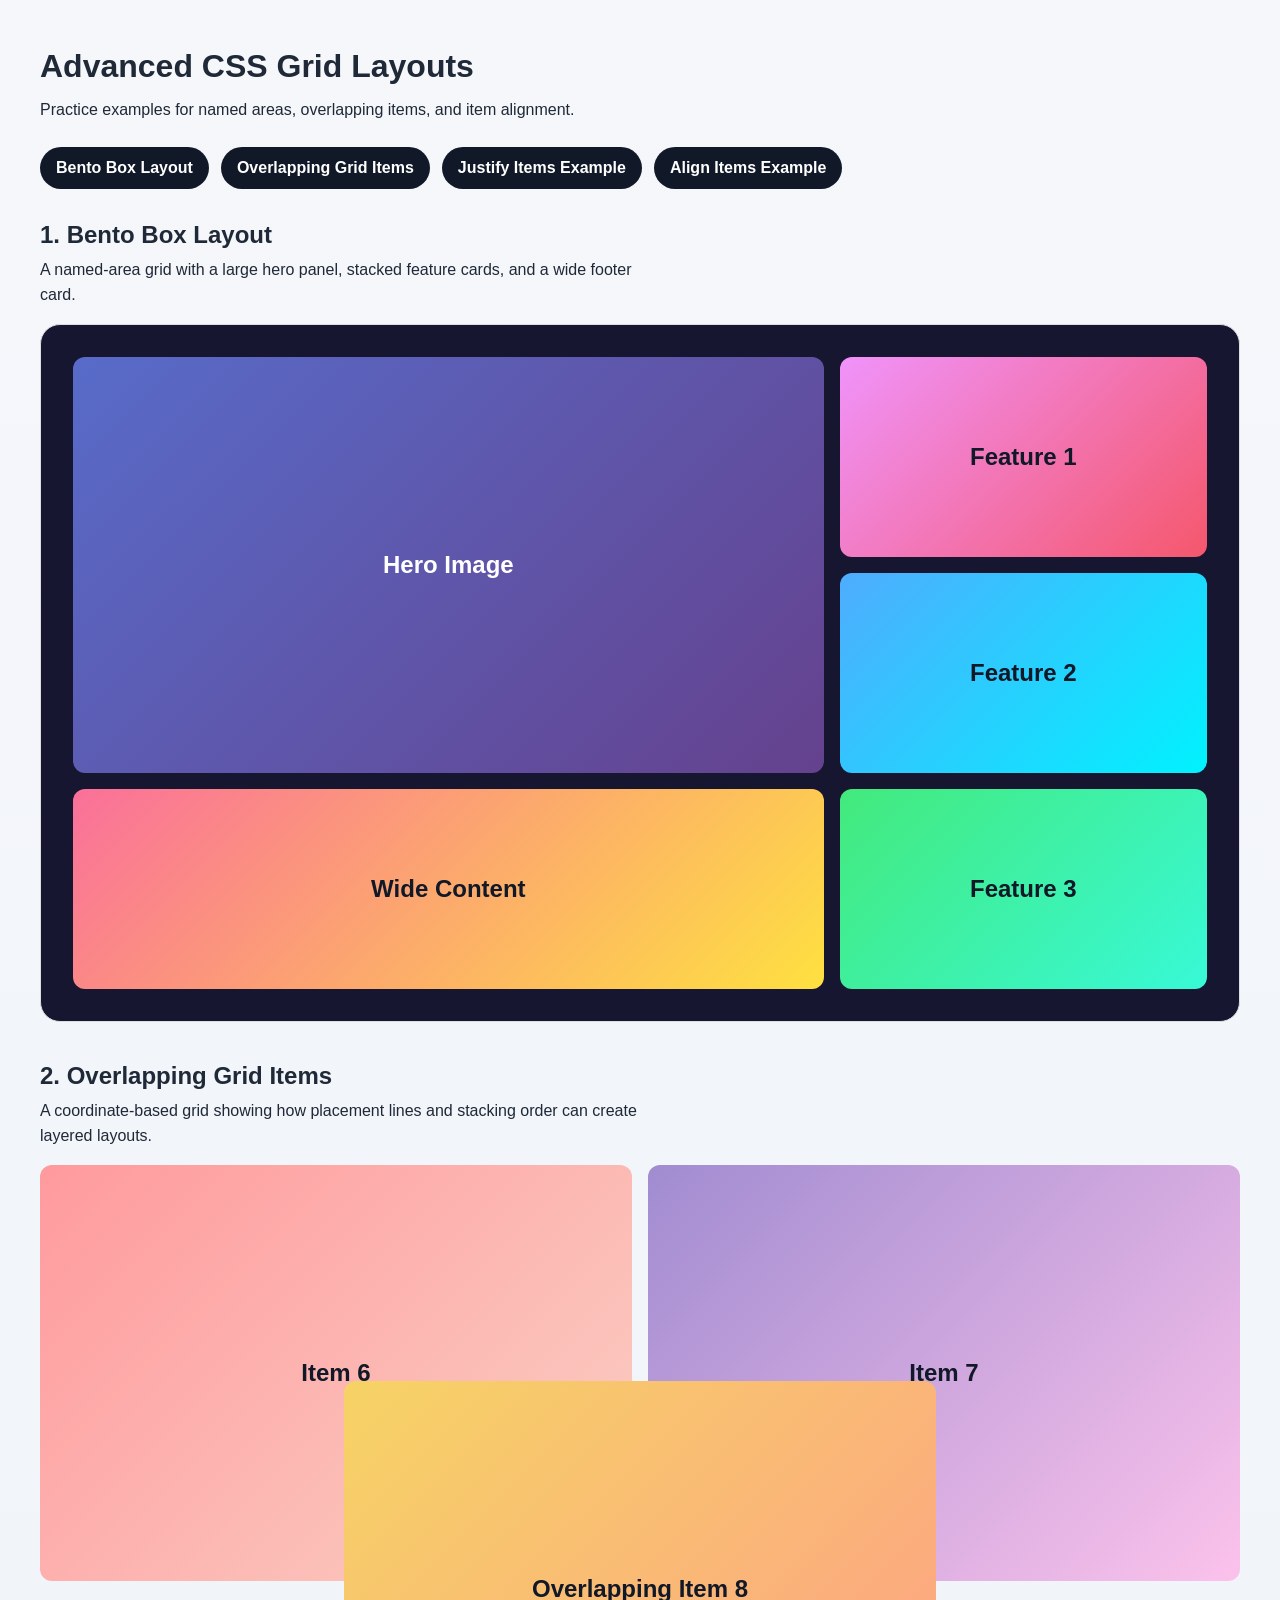
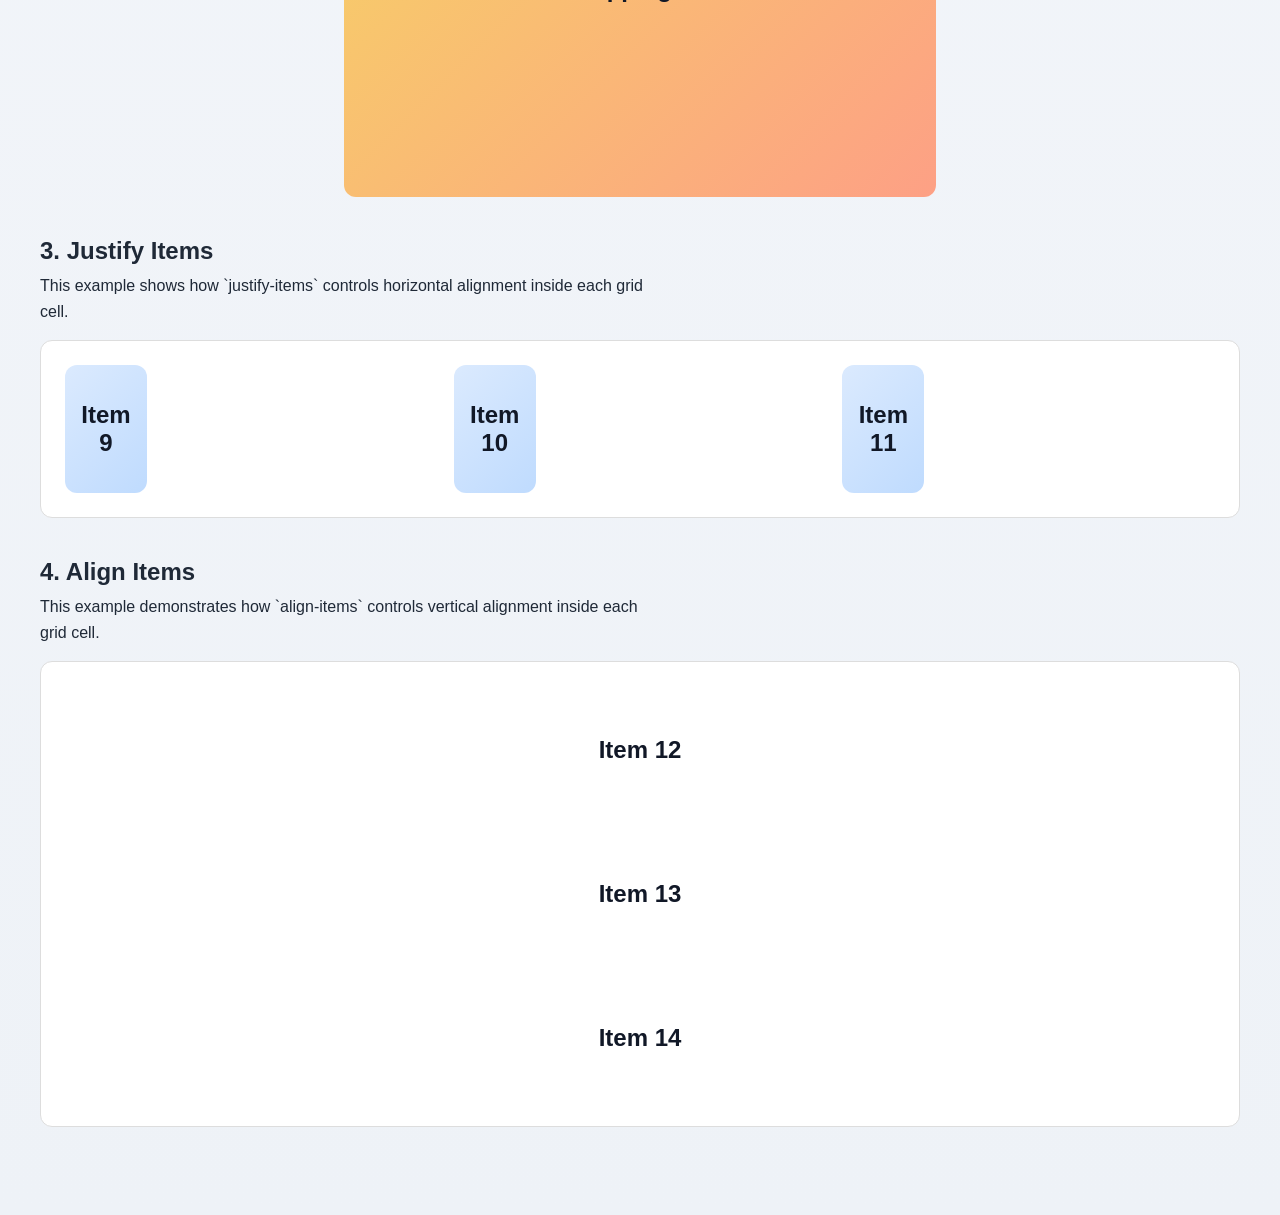
<file: index.html>
<!DOCTYPE html>
<html lang="en">
<head>
    <meta charset="UTF-8">
    <meta name="viewport" content="width=device-width, initial-scale=1.0">
    <title>Codecademy Advanced CSS Grid - Bento Box Layout</title>
    <link rel="stylesheet" href="style.css">
</head>
<body>
    <header class="page-header">
        <h1>Advanced CSS Grid Layouts</h1>
        <p>Practice examples for named areas, overlapping items, and item alignment.</p>
        <nav class="page-nav" aria-label="Example navigation">
            <a href="#bento-layout">Bento Box Layout</a>
            <a href="#overlapping-layout">Overlapping Grid Items</a>
            <a href="#justify-items">Justify Items Example</a>
            <a href="#align-items">Align Items Example</a>
        </nav>
    </header>

    <main class="page-content">
        <section class="demo-section" id="bento-layout" aria-labelledby="bento-title">
            <div class="section-heading">
                <h2 id="bento-title">1. Bento Box Layout</h2>
                <p>A named-area grid with a large hero panel, stacked feature cards, and a wide footer card.</p>
            </div>
            <div class="bento-container">
                <div class="item item-1">Hero Image</div>
                <div class="item item-2">Feature 1</div>
                <div class="item item-3">Feature 2</div>
                <div class="item item-4">Feature 3</div>
                <div class="item item-5">Wide Content</div>
            </div>
        </section>

        <section class="demo-section" id="overlapping-layout" aria-labelledby="overlap-title">
            <div class="section-heading">
                <h2 id="overlap-title">2. Overlapping Grid Items</h2>
                <p>A coordinate-based grid showing how placement lines and stacking order can create layered layouts.</p>
            </div>
            <div class="overlapping-container">
                <div class="item item-6">Item 6</div>
                <div class="item item-7">Item 7</div>
                <div class="item item-8">Overlapping Item 8</div>
            </div>
        </section>

        <section class="demo-section" id="justify-items" aria-labelledby="justify-title">
            <div class="section-heading">
                <h2 id="justify-title">3. Justify Items</h2>
                <p>This example shows how `justify-items` controls horizontal alignment inside each grid cell.</p>
            </div>
            <div class="justified-container">
                <div class="item item-9">Item 9</div>
                <div class="item item-10">Item 10</div>
                <div class="item item-11">Item 11</div>
            </div>
        </section>

        <section class="demo-section" id="align-items" aria-labelledby="align-title">
            <div class="section-heading">
                <h2 id="align-title">4. Align Items</h2>
                <p>This example demonstrates how `align-items` controls vertical alignment inside each grid cell.</p>
            </div>
            <div class="aligned-container">
                <div class="item item-12">Item 12</div>
                <div class="item item-13">Item 13</div>
                <div class="item item-14">Item 14</div>
            </div>
        </section>
    </main>
</body>
</html>
</file>
<file: style.css>
/* Bento Box Layout - CSS Grid Template Areas Example */

body {
    font-family: -apple-system, BlinkMacSystemFont, 'Segoe UI', Roboto, Oxygen, Ubuntu, Cantarell, sans-serif;
    margin: 0;
    padding: 0;
    background: linear-gradient(180deg, #f5f7fb 0%, #eef2f7 100%);
    color: #1f2937;
}

.page-header,
.page-content {
    width: min(1200px, calc(100% - 2rem));
    margin: 0 auto;
}

.page-header {
    padding: 3rem 0 2rem;
}

.page-header h1 {
    margin: 0 0 0.75rem;
}

.page-header p {
    margin: 0;
    max-width: 70ch;
    line-height: 1.6;
}

.page-nav {
    display: flex;
    flex-wrap: wrap;
    gap: 0.75rem;
    margin-top: 1.5rem;
}

.page-nav a {
    display: inline-flex;
    align-items: center;
    justify-content: center;
    padding: 0.75rem 1rem;
    border-radius: 999px;
    background-color: #111827;
    color: #ffffff;
    text-decoration: none;
    font-weight: 600;
}

.page-content {
    padding-bottom: 3rem;
}

.demo-section {
    margin-bottom: 2.5rem;
}

.section-heading {
    margin-bottom: 1rem;
}

.section-heading h2 {
    margin: 0 0 0.5rem;
}

.section-heading p {
    margin: 0;
    max-width: 70ch;
    line-height: 1.6;
}

.bento-container {
    display: grid;
    border: solid 1px #ddd;
    border-radius: 20px;
    background-color: rgb(22, 22, 49);
    grid-template-columns: repeat(3, 1fr);
    grid-template-rows: repeat(3, 200px);
    gap: 1rem;
    padding: 2rem;
    max-width: 1200px;
    margin: 0 auto;

    grid-template-areas:
        "hero hero feature1"
        "hero hero feature2"
        "wide wide feature3";
}

.item {
    border-radius: 12px;
    display: flex;
    align-items: center;
    justify-content: center;
    font-size: 1.5rem;
    font-weight: bold;
    color: #111827;
    min-height: 96px;
    text-align: center;
    padding: 1rem;
}

/* Assign areas */
.item-1 {
    grid-area: hero;
    background: linear-gradient(135deg, rgba(102, 126, 234, 0.82) 0%, rgba(118, 75, 162, 0.82) 100%);
    color: #ffffff;
}

.item-2 {
    grid-area: feature1;
    background: linear-gradient(135deg, #f093fb 0%, #f5576c 100%);
}

.item-3 {
    grid-area: feature2;
    background: linear-gradient(135deg, #4facfe 0%, #00f2fe 100%);
}

.item-4 {
    grid-area: feature3;
    background: linear-gradient(135deg, #43e97b 0%, #38f9d7 100%);
}

.item-5 {
    grid-area: wide;
    background: linear-gradient(135deg, #fa709a 0%, #fee140 100%);
}

/* Responsive design for mobile */
@media (max-width: 768px) {
    .bento-container {
        grid-template-columns: 1fr;
        grid-template-rows: auto;

        grid-template-areas:
            "hero"
            "feature1"
            "feature2"
            "feature3"
            "wide";
    }
}

.overlapping-container {
    display: grid;
    grid-template-columns: repeat(4, 1fr);
    grid-template-rows: repeat(3, 200px);
    gap: 1rem;
    max-width: 1200px;
    margin: 0 auto;
}

.item-6 {
    background: linear-gradient(135deg, #ff9a9e 0%, #fad0c4 100%);
    grid-area: 1 / 1 / 3 / 3; /* Spans 2 rows and 2 columns */
    z-index: 2;
    
}

.item-7 {
    background: linear-gradient(135deg, #a18cd1 0%, #fbc2eb 100%);
    grid-area: 1 / 3 / 3 / 5; /* Spans all rows and last column */
    z-index: 1;
}

.item-8 {
    background: linear-gradient(135deg, #f6d365 0%, #fda085 100%);
    grid-area: 2 / 2 / 4 / 4; /* overlaps with Item 7 - Spans last two rows and middle two columns */
    z-index: 3;
}

/* Justify Items Example */
.justified-container {
    display: grid;
    grid-template-columns: repeat(3, 1fr);
    border: solid 1px #ddd;
    border-radius: 12px;
    gap: 1rem;
    padding: 1.5rem;
    background-color: #ffffff;
    max-width: 1200px;
    margin: 0 auto;
    justify-items: start; /* Align each item to the start of its grid cell. */
    justify-content: center; /* Center the entire grid within the container */
}

.item-9, .item-10, .item-11 {
    width: 50px;
    background: linear-gradient(135deg, #dbeafe 0%, #bfdbfe 100%);
}

@media (max-width: 768px) {
    .page-header {
        padding-top: 2rem;
    }

    .page-nav {
        flex-direction: column;
    }

    .page-nav a {
        width: 100%;
    }

    .overlapping-container,
    .justified-container {
        grid-template-columns: 1fr;
        grid-template-rows: auto;
    }

    .item-6,
    .item-7,
    .item-8 {
        grid-area: auto;
    }
}

/* Align Items Example */
.aligned-container {
    display: grid;
    grid-template-rows: repeat(3, 1fr);
    border: solid 1px #ddd;
    border-radius: 12px;
    gap: 1rem;
    padding: 1.5rem;
    background-color: #ffffff;
    max-width: 1200px;
    margin: 0 auto;
    align-items: space-evenly; /* Align each item to the end of its grid cell. */
    align-content: end; /* Center the entire grid within the container */
}
</file>
